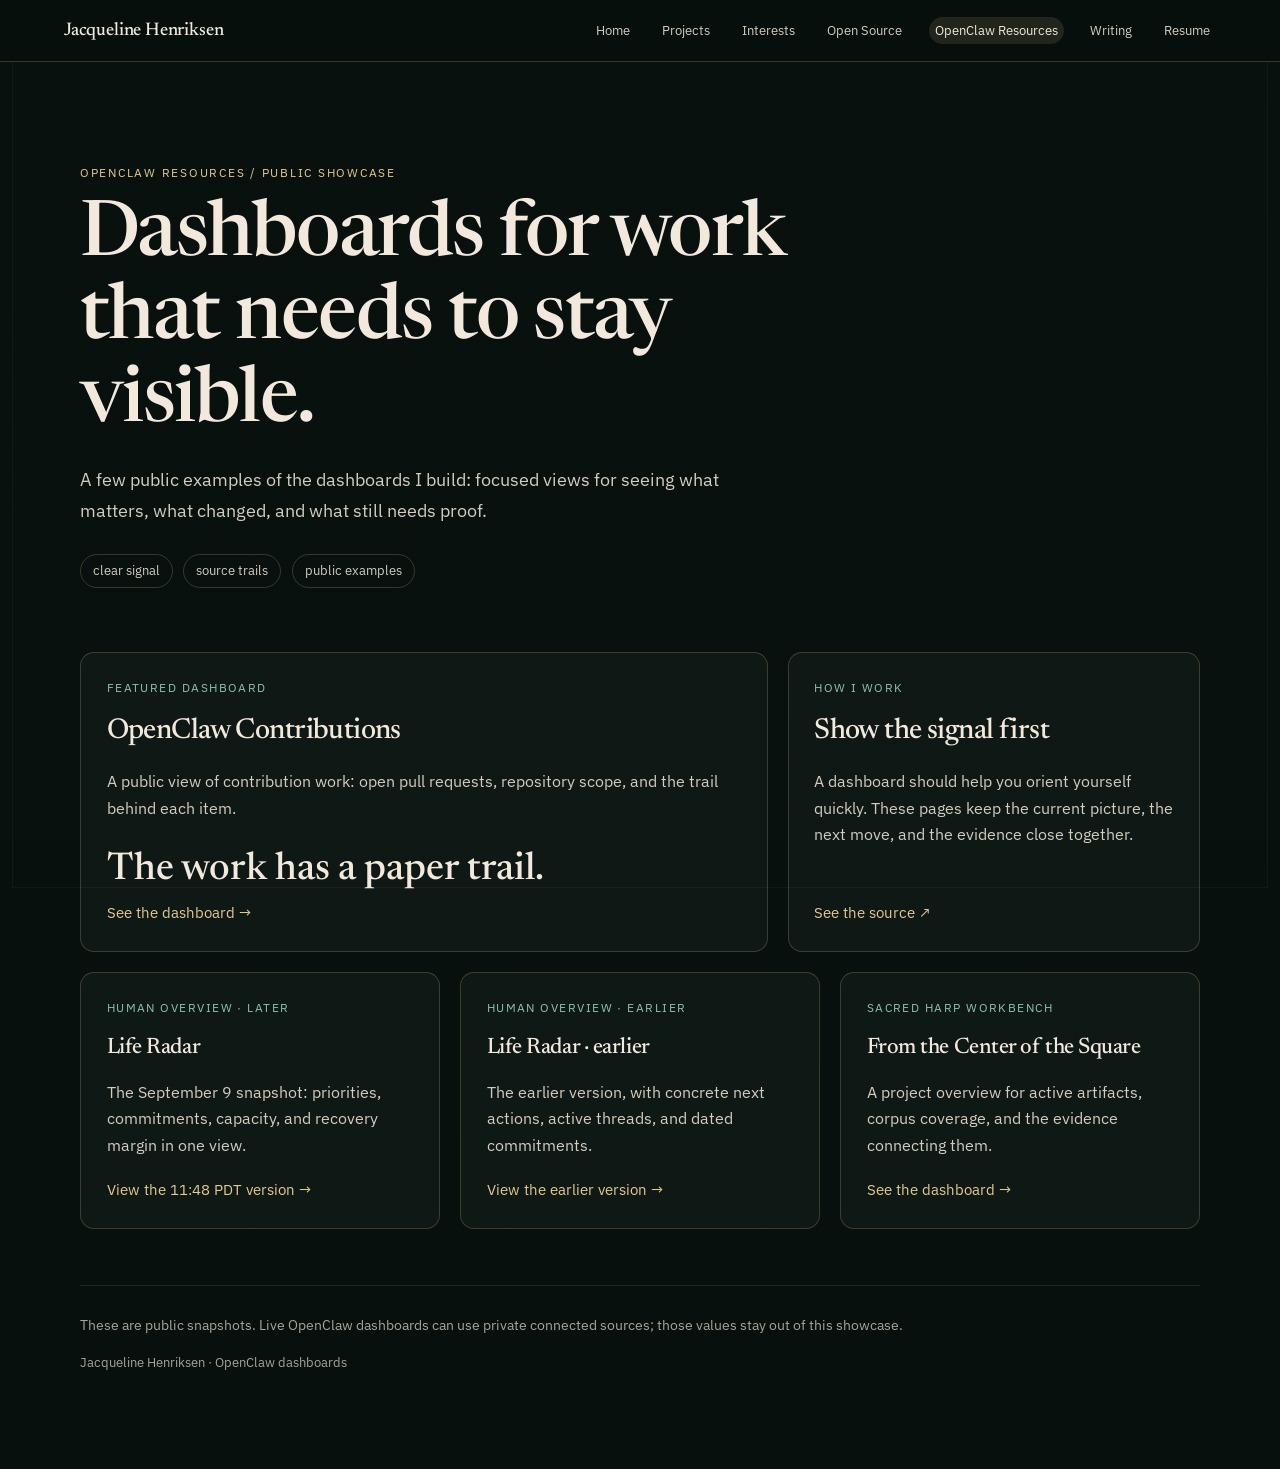
<file: index.html>
<!doctype html>
<html lang="en"><head><meta charset="utf-8"><meta name="viewport" content="width=device-width,initial-scale=1"><meta name="description" content="Public dashboard artifacts by Jacqueline Henriksen."><title>OpenClaw Dashboards · Jacqueline Henriksen</title><link rel="stylesheet" href="showcase.css?v=092e53d"></head>
<body><nav id="main-nav" class="site-nav"><a class="nav-logo" href="https://jacquelinehenriksen.com/#hero">Jacqueline Henriksen</a><ul class="nav-links"><li><a href="https://jacquelinehenriksen.com/index.html">Home</a></li><li><a href="https://jacquelinehenriksen.com/#projects">Projects</a></li><li><a href="https://jacquelinehenriksen.com/#interests">Interests</a></li><li><a href="https://jacquelinehenriksen.com/#open-source">Open Source</a></li><li><a href="https://jacquelinehenriksen.com/openclaw-resources/index.html" aria-current="page">OpenClaw Resources</a></li><li><a href="https://jacquelinehenriksen.com/#writing">Writing</a></li><li><a href="https://jacquelinehenriksen.com/resume/index.html">Resume</a></li></ul></nav>
<main><p class="kicker">OpenClaw resources / public showcase</p><h1>Dashboards for work that needs to stay visible.</h1><p class="lede">A few public examples of the dashboards I build: focused views for seeing what matters, what changed, and what still needs proof.</p><div class="meta"><span class="pill">clear signal</span><span class="pill">source trails</span><span class="pill">public examples</span></div>
<section class="featured"><article class="card"><span class="label">Featured dashboard</span><h2>OpenClaw Contributions</h2><p>A public view of contribution work: open pull requests, repository scope, and the trail behind each item.</p><div class="signal">The work has a paper trail.</div><a class="card-link" href="openclaw-contributions/">See the dashboard →</a></article><article class="card"><span class="label">How I work</span><h2>Show the signal first</h2><p>A dashboard should help you orient yourself quickly. These pages keep the current picture, the next move, and the evidence close together.</p><a class="card-link" href="https://github.com/jjjhenriksen/openclaw-dashboards">See the source ↗</a></article></section>
<section class="grid" aria-label="Dashboard examples"><article class="card"><span class="label">Human overview · later</span><h3>Life Radar</h3><p>The September 9 snapshot: priorities, commitments, capacity, and recovery margin in one view.</p><a class="card-link" href="life-radar/">View the 11:48 PDT version →</a></article><article class="card"><span class="label">Human overview · earlier</span><h3>Life Radar · earlier</h3><p>The earlier version, with concrete next actions, active threads, and dated commitments.</p><a class="card-link" href="life-radar-pre-1148/">View the earlier version →</a></article><article class="card"><span class="label">Sacred Harp workbench</span><h3>From the Center of the Square</h3><p>A project overview for active artifacts, corpus coverage, and the evidence connecting them.</p><a class="card-link" href="from-the-center-of-the-square/">See the dashboard →</a></article></section>
<p class="note">These are public snapshots. Live OpenClaw dashboards can use private connected sources; those values stay out of this showcase.</p><footer>Jacqueline Henriksen · OpenClaw dashboards</footer></main></body></html>
</file>
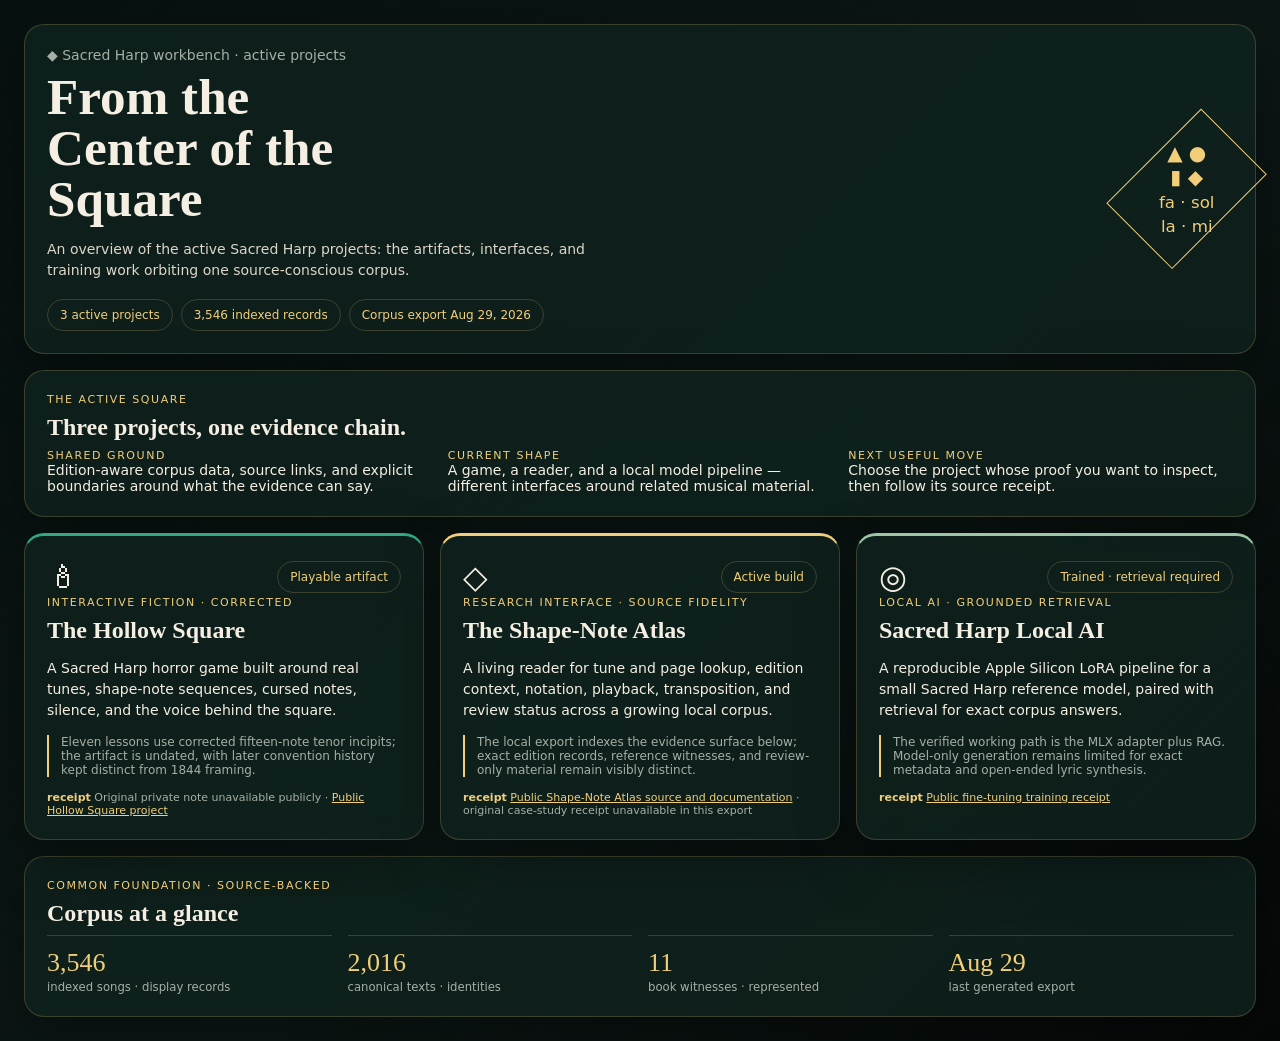
<file: from-the-center-of-the-square/index.html>
<!doctype html><html lang="en"><head><meta charset="utf-8"><meta name="viewport" content="width=device-width,initial-scale=1"><title>From the Center of the Square</title><style>
:root{color-scheme:dark}*{box-sizing:border-box}body{margin:0;padding:24px;background:linear-gradient(135deg,#07110f,#0c1715 55%,#050807);color:#f5efe3;font:14px system-ui,-apple-system,sans-serif}h1,h2{font-family:Georgia,serif}h1{font-size:clamp(30px,4vw,56px);line-height:1;margin:8px 0 14px;max-width:13ch}h2{margin:8px 0;font-size:24px}.ey{color:#f0ce7a;font-size:11px;letter-spacing:.14em;text-transform:uppercase}.brand,.receipt{color:#a6afa6}.hero,.card{background:#10221ddd;border:1px solid #f0ce7a33;border-radius:20px;padding:22px;box-shadow:0 20px 60px #0005}.hero{display:flex;justify-content:space-between;gap:24px}.desc,p{line-height:1.5}.desc{max-width:62ch;color:#ddd6c9}.pills{display:flex;gap:8px;flex-wrap:wrap;margin-top:18px}.pill,.status{border:1px solid #f0ce7a33;border-radius:999px;padding:8px 12px;color:#f0ce7a;font-size:12px}.square{align-self:center;border:1px solid #f0ce7a;padding:18px;transform:rotate(45deg);color:#f0ce7a;font-size:20px;text-align:center}.square span{display:block;transform:rotate(-45deg)}.intro,.foundation{margin-top:16px}.grid,.projects,.metrics{display:grid;gap:16px}.grid{grid-template-columns:repeat(3,1fr)}.projects{grid-template-columns:repeat(3,1fr);margin-top:16px}.project{border-top:3px solid #34a784}.gold{border-top-color:#f0ce7a}.sage{border-top-color:#9cc6a7}.mark{display:flex;justify-content:space-between;align-items:center;font-size:25px}.icon{font-size:32px}.detail{border-left:2px solid #f0ce7a;padding-left:12px;color:#a6afa6;font-size:12px}.receipt{font-size:11px;margin-top:14px}.receipt a{color:#f0ce7a;text-decoration:underline}.receipt b{color:#f0ce7a}.metrics{grid-template-columns:repeat(4,1fr)}.metric{border-top:1px solid #f0ce7a33;padding-top:12px}.metric strong{display:block;font:26px Georgia,serif;color:#f0ce7a}.metric small{color:#a6afa6}@media(max-width:800px){.hero{display:block}.grid,.projects,.metrics{grid-template-columns:1fr}.square{width:max-content;margin:22px auto}}
</style></head><body><main><header class="hero"><div><div class="brand">◆ Sacred Harp workbench · active projects</div><h1>From the Center of the Square</h1><div class="desc">An overview of the active Sacred Harp projects: the artifacts, interfaces, and training work orbiting one source-conscious corpus.</div><div class="pills"><span class="pill">3 active projects</span><span class="pill">3,546 indexed records</span><span class="pill">Corpus export Aug 29, 2026</span></div></div><div class="square" aria-label="Sacred Harp four-shape square"><span>▲ ●<br>▮ ◆<br><small>fa · sol<br>la · mi</small></span></div></header><section class="card intro"><div class="ey">The active square</div><h2>Three projects, one evidence chain.</h2><div class="grid"><div><div class="ey">Shared ground</div><div>Edition-aware corpus data, source links, and explicit boundaries around what the evidence can say.</div></div><div><div class="ey">Current shape</div><div>A game, a reader, and a local model pipeline — different interfaces around related musical material.</div></div><div><div class="ey">Next useful move</div><div>Choose the project whose proof you want to inspect, then follow its source receipt.</div></div></div></section><section class="projects"><article class="card project"><div class="mark"><span class="icon">🕯</span><span class="status">Playable artifact</span></div><div class="ey">interactive fiction · corrected</div><h2>The Hollow Square</h2><p>A Sacred Harp horror game built around real tunes, shape-note sequences, cursed notes, silence, and the voice behind the square.</p><div class="detail">Eleven lessons use corrected fifteen-note tenor incipits; the artifact is undated, with later convention history kept distinct from 1844 framing.</div><div class="receipt"><b>receipt</b> Original private note unavailable publicly · <a href="https://github.com/jjjhenriksen/hollow-square" target="_blank" rel="noopener noreferrer">Public Hollow Square project</a></div></article><article class="card project gold"><div class="mark"><span class="icon">◇</span><span class="status">Active build</span></div><div class="ey">research interface · source fidelity</div><h2>The Shape-Note Atlas</h2><p>A living reader for tune and page lookup, edition context, notation, playback, transposition, and review status across a growing local corpus.</p><div class="detail">The local export indexes the evidence surface below; exact edition records, reference witnesses, and review-only material remain visibly distinct.</div><div class="receipt"><b>receipt</b> <a href="https://github.com/jjjhenriksen/shapenote-atlas" target="_blank" rel="noopener noreferrer">Public Shape-Note Atlas source and documentation</a> · original case-study receipt unavailable in this export</div></article><article class="card project sage"><div class="mark"><span class="icon">◎</span><span class="status">Trained · retrieval required</span></div><div class="ey">local AI · grounded retrieval</div><h2>Sacred Harp Local AI</h2><p>A reproducible Apple Silicon LoRA pipeline for a small Sacred Harp reference model, paired with retrieval for exact corpus answers.</p><div class="detail">The verified working path is the MLX adapter plus RAG. Model-only generation remains limited for exact metadata and open-ended lyric synthesis.</div><div class="receipt"><b>receipt</b> <a href="https://github.com/jjjhenriksen/sacred-harp-finetune/blob/main/TRAINING_RECEIPT.md" target="_blank" rel="noopener noreferrer">Public fine-tuning training receipt</a></div></article></section><section class="card foundation"><div class="ey">Common foundation · source-backed</div><h2>Corpus at a glance</h2><div class="metrics"><div class="metric"><strong>3,546</strong><small>indexed songs · display records</small></div><div class="metric"><strong>2,016</strong><small>canonical texts · identities</small></div><div class="metric"><strong>11</strong><small>book witnesses · represented</small></div><div class="metric"><strong>Aug 29</strong><small>last generated export</small></div></div></section></main></body></html>
</file>
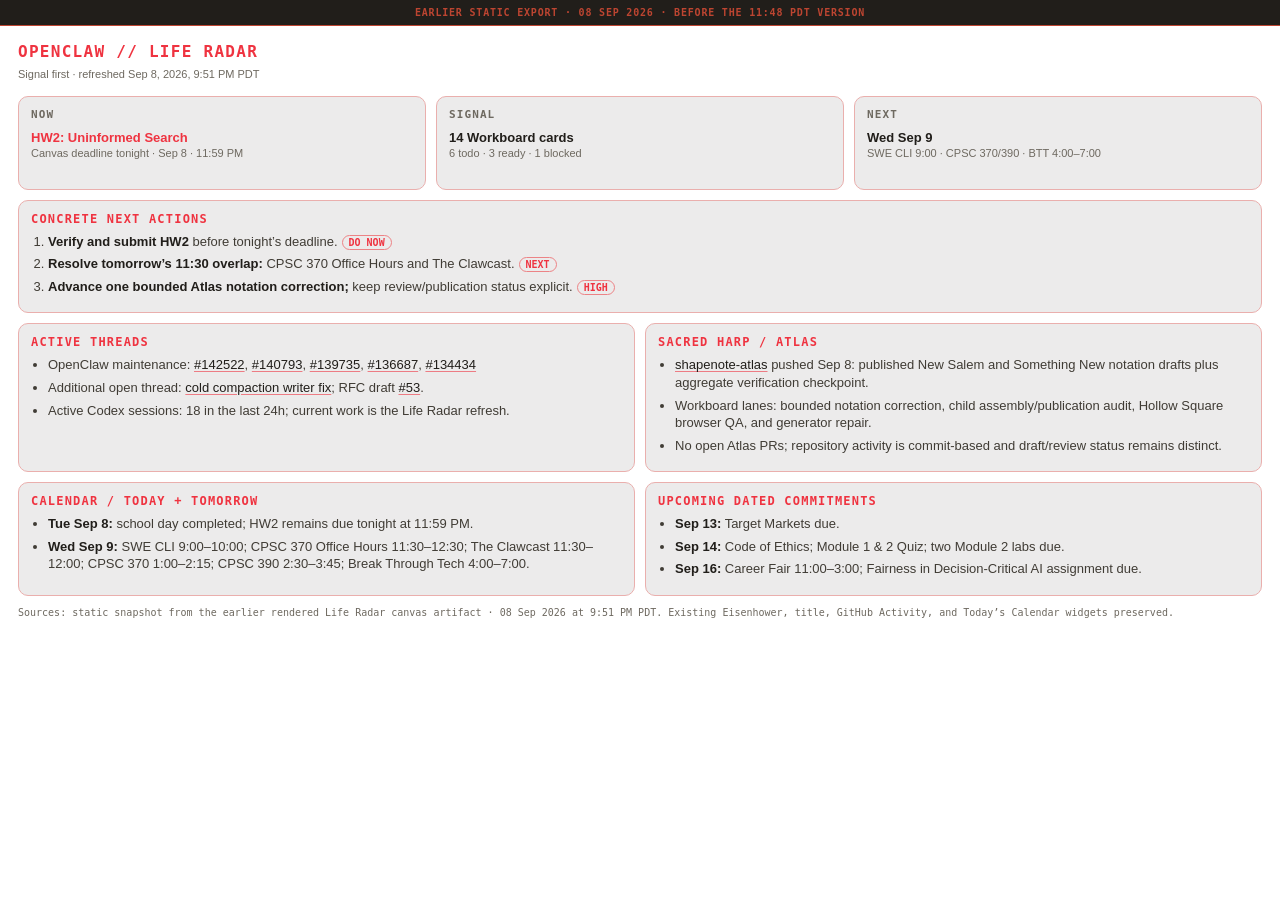
<file: life-radar-pre-1148/index.html>
<!doctype html>
<html><head><meta charset="utf-8"><meta name="viewport" content="width=device-width,initial-scale=1"><title>Life Radar</title><style>:root{color-scheme:light dark;
--surface:#faf9f7;--card:#ffffff;--elevated:#ffffff;
--text:#403c35;--text-strong:#211e1a;--muted:#6e6960;
--border:#e8e4dc;--border-strong:#d6d0c5;
--accent:#bd4531;--accent-fill:#bd4531;--accent-fg:#ffffff;
--ok:#15803d;--warn:#b45309;--danger:#dc2626;--info:#2563eb;
--radius:10px;
--radius-full:9999px;--scrollbar-size:12px;--scrollbar-thumb-inset:3px;
--scrollbar-thumb:color-mix(in srgb,var(--muted) 32%,transparent);
--scrollbar-thumb-hover:color-mix(in srgb,var(--muted) 64%,transparent);
--font-body:-apple-system,BlinkMacSystemFont,"Segoe UI",Roboto,sans-serif;
--font-mono:ui-monospace,SFMono-Regular,Menlo,Consolas,monospace;
--accent-subtle:color-mix(in srgb,var(--accent) 10%,transparent);
--ok-subtle:color-mix(in srgb,var(--ok) 10%,transparent);
--warn-subtle:color-mix(in srgb,var(--warn) 12%,transparent);
--danger-subtle:color-mix(in srgb,var(--danger) 10%,transparent);
--info-subtle:color-mix(in srgb,var(--info) 10%,transparent)}
@media (prefers-color-scheme:dark){:root{
--surface:#0e1015;--card:#161920;--elevated:#191c24;
--text:#d4d4d8;--text-strong:#f4f4f5;--muted:#8b8b94;
--border:#1e2028;--border-strong:#2e3040;
--accent:#ff5c5c;--accent-fill:#d13c3c;--accent-fg:#ffffff;
--ok:#22c55e;--warn:#f59e0b;--danger:#ef4444;--info:#3b82f6}}
*{box-sizing:border-box}@supports not selector(::-webkit-scrollbar-thumb){*{scrollbar-color:var(--scrollbar-thumb) transparent;scrollbar-width:thin}}html,body{margin:0}::-webkit-scrollbar{width:var(--scrollbar-size);height:var(--scrollbar-size);background:var(--surface)}::-webkit-scrollbar-track,::-webkit-scrollbar-corner{background:transparent}::-webkit-scrollbar-button{display:none}::-webkit-scrollbar-thumb{background:var(--scrollbar-thumb);background-clip:content-box;border:var(--scrollbar-thumb-inset) solid transparent;border-radius:var(--radius-full)}::-webkit-scrollbar-thumb:hover{background:var(--scrollbar-thumb-hover);background-clip:content-box}.openclaw-chat-host,.openclaw-chat-host body{scrollbar-width:none}.openclaw-chat-host::-webkit-scrollbar,.openclaw-chat-host body::-webkit-scrollbar{display:none}
body{font:14px/1.5 var(--font-body);color:var(--text)}
h1,h2,h3{margin:0 0 8px;color:var(--text-strong);font-weight:600}
h1{font-size:18px}h2{font-size:16px}h3{font-size:14px}
p{margin:0 0 8px}
a{color:var(--accent)}
button{font:13px var(--font-body);color:var(--text);background:var(--card);border:1px solid var(--border-strong);border-radius:var(--radius);padding:6px 14px;cursor:pointer}
button:hover{border-color:var(--muted)}
button.primary{background:var(--accent-fill);color:var(--accent-fg);border-color:transparent}
input,select,textarea{font:13px var(--font-body);color:var(--text);background:var(--elevated);border:1px solid var(--border-strong);border-radius:var(--radius);padding:6px 10px}
input:focus,select:focus,textarea:focus,button:focus-visible{outline:2px solid var(--accent);outline-offset:1px}
table{border-collapse:collapse;width:100%;font-size:13px}
th{text-align:left;font-weight:500;color:var(--muted);font-size:12px;padding:4px 8px}
td{padding:6px 8px;border-top:1px solid var(--border)}
code,pre{font-family:var(--font-mono);font-size:12px;background:var(--card);border-radius:4px}
code{padding:1px 5px}pre{padding:10px;overflow-x:auto}
.card{background:var(--card);border:1px solid var(--border);border-radius:var(--radius);padding:14px}
.badge{display:inline-block;font-size:12px;padding:2px 10px;border-radius:999px;background:var(--accent-subtle);color:var(--accent)}
.badge.ok{background:var(--ok-subtle);color:var(--ok)}
.badge.warn{background:var(--warn-subtle);color:var(--warn)}
.badge.danger{background:var(--danger-subtle);color:var(--danger)}
.badge.info{background:var(--info-subtle);color:var(--info)}
.metric{font-size:24px;font-weight:600;color:var(--text-strong)}
.muted{color:var(--muted)}
.row{display:flex;gap:8px;align-items:center;flex-wrap:wrap}
.svg-widget{display:grid;place-items:center}.svg-widget>svg{max-width:100%}.public-export-banner{margin:0;padding:7px 14px;background:#211e1a;color:#bd4531;border-bottom:1px solid #bd4531;font:700 10px var(--font-mono);letter-spacing:.08em;text-align:center}</style></head><body><div class="public-export-banner">EARLIER STATIC EXPORT · 08 SEP 2026 · BEFORE THE 11:48 PDT VERSION</div><style>
*{box-sizing:border-box}body{margin:0;background:transparent;color:var(--text);font-family:var(--font-body);font-size:13px;line-height:1.35}.wrap{padding:18px 18px 14px}.kicker{color:#ef3340;font:700 16px/1 var(--font-mono);letter-spacing:.08em}.sub{color:var(--muted);font-size:11px;margin:7px 0 14px}.grid{display:grid;grid-template-columns:repeat(3,minmax(0,1fr));gap:10px}.card,.section{background:color-mix(in srgb,var(--card) 92%,#16090b);border:1px solid color-mix(in srgb,#ef3340 30%,var(--border));border-radius:10px;padding:12px}.card{min-height:94px}.label{color:var(--muted);font:700 11px/1 var(--font-mono);letter-spacing:.1em;margin-bottom:9px}.value{color:var(--text-strong);font-weight:650}.hot{color:#ef3340}.section{margin-top:10px}.section h2{color:#ef3340;font:700 12px/1 var(--font-mono);letter-spacing:.1em;margin:0 0 8px}.cols{display:grid;grid-template-columns:repeat(2,minmax(0,1fr));gap:10px}.list{margin:0;padding-left:17px}.list li{margin:5px 0}.meta{color:var(--muted);font-size:11px}.tag{display:inline-block;color:#ef3340;border:1px solid color-mix(in srgb,#ef3340 55%,var(--border));border-radius:999px;padding:1px 6px;font:700 10px var(--font-mono);margin-left:4px}.links a{color:var(--text-strong);text-decoration:underline;text-decoration-color:color-mix(in srgb,#ef3340 60%,transparent);text-underline-offset:2px}.footer{color:var(--muted);font:10px var(--font-mono);margin-top:11px}@media(max-width:720px){.grid,.cols{grid-template-columns:1fr}.wrap{padding:14px}}
</style>
<div class="wrap">
  <div class="kicker">OPENCLAW // LIFE RADAR</div>
  <div class="sub">Signal first · refreshed Sep 8, 2026, 9:51 PM PDT</div>
  <div class="grid">
    <div class="card"><div class="label">NOW</div><div class="value hot">HW2: Uninformed Search</div><div class="meta">Canvas deadline tonight · Sep 8 · 11:59 PM</div></div>
    <div class="card"><div class="label">SIGNAL</div><div class="value">14 Workboard cards</div><div class="meta">6 todo · 3 ready · 1 blocked</div></div>
    <div class="card"><div class="label">NEXT</div><div class="value">Wed Sep 9</div><div class="meta">SWE CLI 9:00 · CPSC 370/390 · BTT 4:00–7:00</div></div>
  </div>
  <div class="section"><h2>CONCRETE NEXT ACTIONS</h2><ol class="list"><li><span class="value">Verify and submit HW2</span> before tonight’s deadline.<span class="tag">DO NOW</span></li><li><span class="value">Resolve tomorrow’s 11:30 overlap:</span> CPSC 370 Office Hours and The Clawcast.<span class="tag">NEXT</span></li><li><span class="value">Advance one bounded Atlas notation correction;</span> keep review/publication status explicit.<span class="tag">HIGH</span></li></ol></div>
  <div class="cols">
    <div class="section"><h2>ACTIVE THREADS</h2><ul class="list links">
      <li>OpenClaw maintenance: <a href="https://github.com/openclaw/openclaw/pull/142522" target="_blank" rel="noopener noreferrer">#142522</a>, <a href="https://github.com/openclaw/openclaw/pull/140793" target="_blank" rel="noopener noreferrer">#140793</a>, <a href="https://github.com/openclaw/openclaw/pull/139735" target="_blank" rel="noopener noreferrer">#139735</a>, <a href="https://github.com/openclaw/openclaw/pull/136687" target="_blank" rel="noopener noreferrer">#136687</a>, <a href="https://github.com/openclaw/openclaw/pull/134434" target="_blank" rel="noopener noreferrer">#134434</a></li>
      <li>Additional open thread: <a href="https://github.com/jarbas-marco/openclaw/pull/18" target="_blank" rel="noopener noreferrer">cold compaction writer fix</a>; RFC draft <a href="https://github.com/openclaw/rfcs/pull/53" target="_blank" rel="noopener noreferrer">#53</a>.</li>
      <li>Active Codex sessions: 18 in the last 24h; current work is the Life Radar refresh.</li>
    </ul></div>
    <div class="section"><h2>SACRED HARP / ATLAS</h2><ul class="list links">
      <li><a href="https://github.com/jjjhenriksen/shapenote-atlas" target="_blank" rel="noopener noreferrer">shapenote-atlas</a> pushed Sep 8: published New Salem and Something New notation drafts plus aggregate verification checkpoint.</li>
      <li>Workboard lanes: bounded notation correction, child assembly/publication audit, Hollow Square browser QA, and generator repair.</li>
      <li>No open Atlas PRs; repository activity is commit-based and draft/review status remains distinct.</li>
    </ul></div>
  </div>
  <div class="cols">
    <div class="section"><h2>CALENDAR / TODAY + TOMORROW</h2><ul class="list">
      <li><span class="value">Tue Sep 8:</span> school day completed; HW2 remains due tonight at 11:59 PM.</li>
      <li><span class="value">Wed Sep 9:</span> SWE CLI 9:00–10:00; CPSC 370 Office Hours 11:30–12:30; The Clawcast 11:30–12:00; CPSC 370 1:00–2:15; CPSC 390 2:30–3:45; Break Through Tech 4:00–7:00.</li>
    </ul></div>
    <div class="section"><h2>UPCOMING DATED COMMITMENTS</h2><ul class="list">
      <li><span class="value">Sep 13:</span> Target Markets due.</li>
      <li><span class="value">Sep 14:</span> Code of Ethics; Module 1 &amp; 2 Quiz; two Module 2 labs due.</li>
      <li><span class="value">Sep 16:</span> Career Fair 11:00–3:00; Fairness in Decision-Critical AI assignment due.</li>
    </ul></div>
  </div>
  <div class="footer">Sources: static snapshot from the earlier rendered Life Radar canvas artifact · 08 Sep 2026 at 9:51 PM PDT. Existing Eisenhower, title, GitHub Activity, and Today’s Calendar widgets preserved.</div>
</div></body></html>
</file>
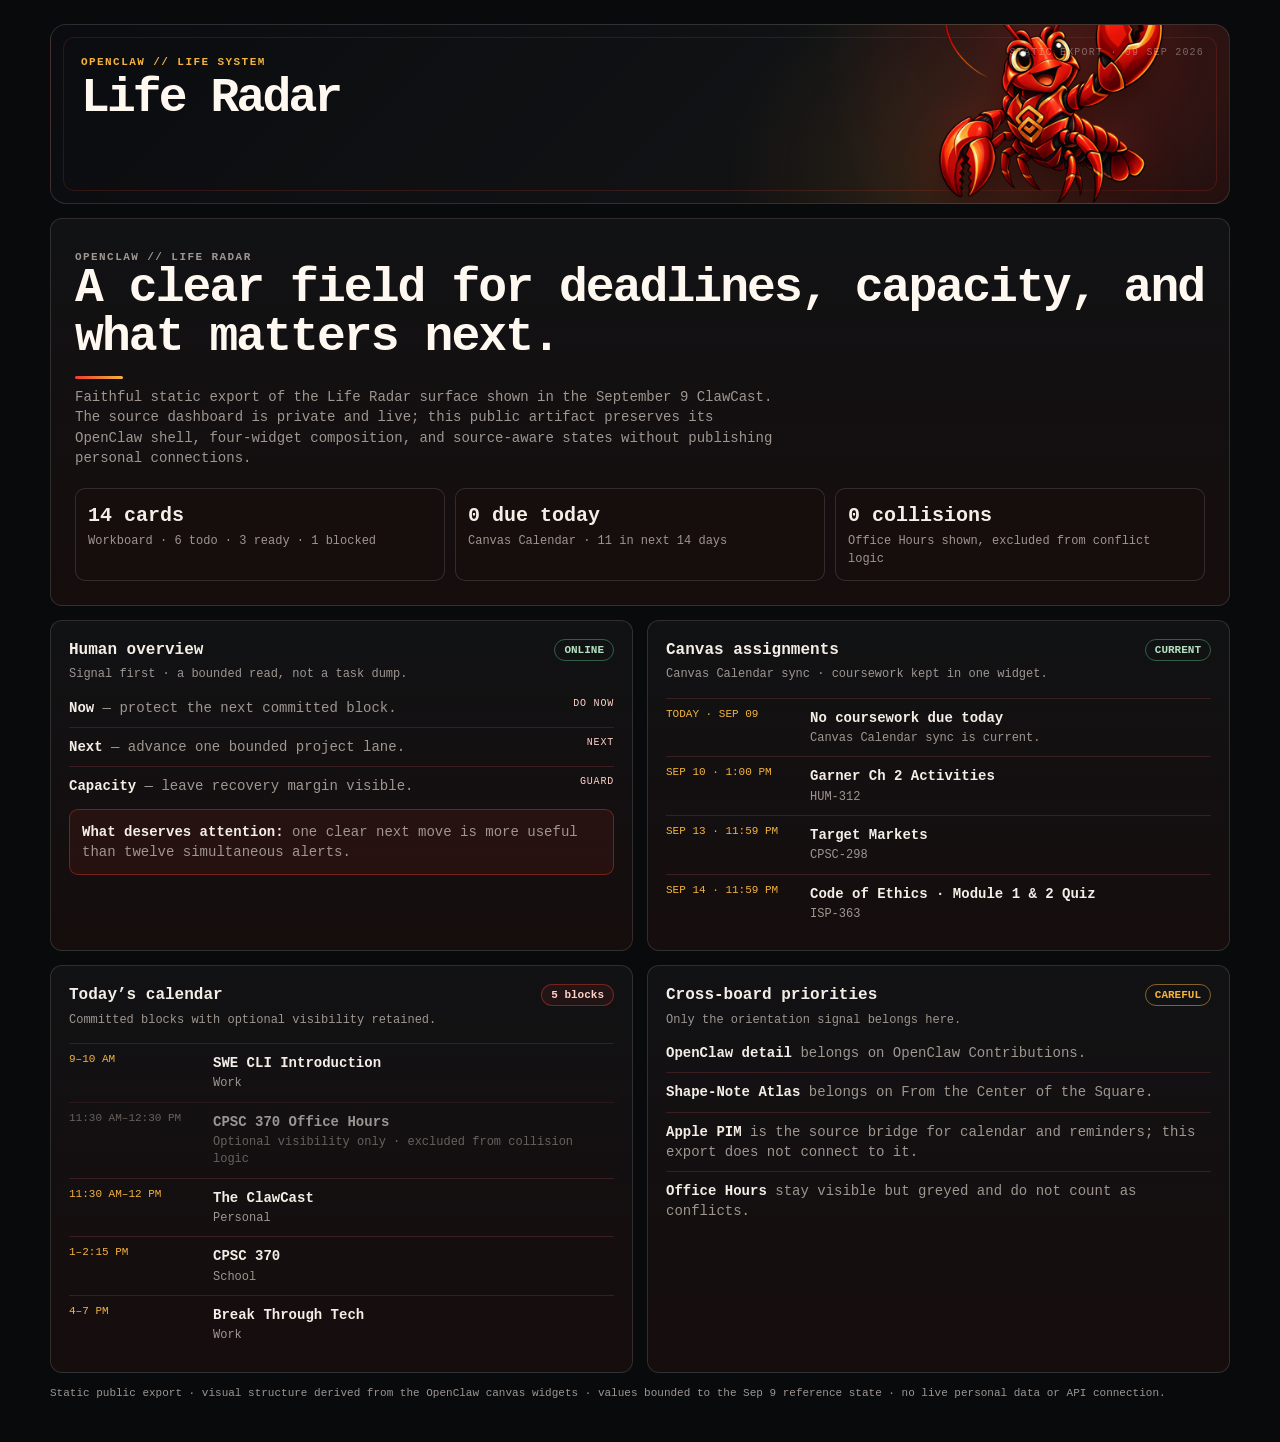
<file: life-radar/index.html>
<!doctype html>
<html lang="en">
<head>
  <meta charset="utf-8"><meta name="viewport" content="width=device-width,initial-scale=1">
  <meta name="description" content="Static export of the OpenClaw Life Radar dashboard, based on the September 9, 2026 ClawCast state.">
  <title>Life Radar · OpenClaw static export</title>
  <style>
    :root{color-scheme:dark;--bg:#0d0708;--surface:#160b0d;--card:#211012;--elevated:#2b1518;--text:#fff1ed;--muted:#c9aaa5;--faint:#a27b78;--line:#4a2528;--line-strong:#713239;--accent:#ff5a4f;--accent-soft:#ff9687;--ok:#9ed1b0;--warn:#ffc27d;--radius:12px;--sans:ui-sans-serif,system-ui,-apple-system,"Segoe UI",Roboto,"Helvetica Neue",Arial,sans-serif;--mono:ui-monospace,SFMono-Regular,Menlo,monospace}
    *{box-sizing:border-box}html,body{margin:0;min-width:320px;background:var(--bg);color:var(--text)}body{font:14px/1.45 var(--sans)}main{width:min(1180px,calc(100% - 32px));margin:auto;padding:24px 0 42px}.topbar{display:flex;align-items:center;justify-content:space-between;gap:16px;margin-bottom:14px}.brand{display:flex;align-items:center;gap:12px}.lobster{width:74px;height:74px;flex:none;object-fit:contain;filter:drop-shadow(0 0 16px rgba(255,90,79,.22))}.eyebrow,.kicker{color:var(--accent-soft);font:700 11px/1.2 var(--mono);letter-spacing:.13em;text-transform:uppercase}.eyebrow{margin:0 0 5px}.snapshot{border:1px solid var(--line-strong);border-radius:999px;padding:6px 10px;color:var(--accent-soft);font:11px var(--mono);white-space:nowrap}.hero,.card{background:linear-gradient(180deg,var(--card),#180d0f);border:1px solid var(--line);border-radius:var(--radius);box-shadow:0 8px 24px #0005}.hero{padding:24px;margin-bottom:14px}.hero h1{margin:0;color:var(--text);font-size:clamp(28px,5vw,48px);line-height:1.02;letter-spacing:-.04em}.hero p{margin:8px 0 0;color:var(--muted);max-width:700px}.accent-rule{width:48px;height:3px;background:var(--accent);border-radius:99px;margin-top:14px}.metrics{display:grid;grid-template-columns:repeat(3,minmax(0,1fr));gap:10px;margin-top:20px}.metric{min-width:0;background:var(--elevated);border:1px solid var(--line);border-radius:10px;padding:12px}.metric strong{display:block;color:var(--text);font-size:20px;font-variant-numeric:tabular-nums}.metric span{display:block;color:var(--muted);font-size:12px;margin-top:3px}.dashboard-grid{display:grid;grid-template-columns:repeat(2,minmax(0,1fr));gap:14px}.card{padding:18px;min-width:0}.card h2{margin:0;color:var(--text);font-size:16px}.card-head{display:flex;align-items:flex-start;justify-content:space-between;gap:14px;margin-bottom:14px}.card-head p{margin:4px 0 0;color:var(--muted);font-size:12px}.badge{display:inline-flex;border:1px solid var(--line-strong);border-radius:999px;padding:4px 9px;color:var(--accent-soft);font:700 11px var(--mono);white-space:nowrap}.badge.ok{color:var(--ok);border-color:#315f45}.badge.warn{color:var(--warn);border-color:#76582f}.row{display:grid;grid-template-columns:minmax(132px,max-content) minmax(0,1fr);gap:12px;padding:9px 0;border-top:1px solid #4a2528b8;align-items:start}.row:first-of-type{border-top:0}.time{color:var(--accent-soft);font:11px var(--mono);white-space:nowrap}.name{color:var(--text);font-weight:650}.detail{color:var(--muted);font-size:12px;margin-top:2px}.optional{opacity:.6}.optional .time{color:var(--faint)}.list{display:grid;gap:9px;margin:0;padding:0;list-style:none}.list li{border-top:1px solid #4a2528b8;padding-top:9px;color:var(--muted)}.list li:first-child{border-top:0;padding-top:0}.list strong{color:var(--text)}.tag{float:right;color:var(--accent-soft);font:10px var(--mono);letter-spacing:.08em}.callout{border:1px solid var(--line-strong);border-radius:9px;background:#ff5a4f12;padding:12px;margin-top:12px;color:var(--muted)}.callout strong{color:var(--text)}footer{margin-top:14px;color:var(--faint);font:11px var(--mono)}
    @media(max-width:760px){main{width:min(100% - 20px,600px);padding-top:16px}.topbar{align-items:flex-start}.snapshot{font-size:10px}.metrics,.dashboard-grid{grid-template-columns:1fr}.hero{padding:18px}.row{grid-template-columns:minmax(112px,max-content) minmax(0,1fr);gap:9px}}
  </style>
  <style>
    /* 11:48 PDT visual system: preserve the original black/red/gold canvas treatment. */
    :root{--bg:#090a0c;--card:#111214;--elevated:#160d0d;--text:#f4eee7;--muted:#9f9690;--faint:#9f9690;--line:rgba(255,255,255,.13);--line-strong:rgba(238,61,47,.4);--accent:#ee3d2f;--accent-soft:#f3b33d;--sans:ui-monospace,SFMono-Regular,Menlo,Consolas,monospace;--mono:ui-monospace,SFMono-Regular,Menlo,Consolas,monospace}
    html,body{background:#090a0c;color:#f4eee7}body{font-family:var(--mono)}
    .topbar{position:relative;min-height:180px;overflow:hidden;align-items:flex-start;padding:26px 30px;border:1px solid rgba(255,255,255,.13);border-radius:16px;background:radial-gradient(circle at 88% 18%,rgba(238,61,47,.22),transparent 25%),radial-gradient(circle at 75% 88%,rgba(243,179,61,.11),transparent 23%),linear-gradient(135deg,#0b0c0f 0%,#111214 58%,#160d0d 100%)}
    .topbar:after{content:"";position:absolute;inset:12px;border:1px solid rgba(238,61,47,.18);border-radius:11px;pointer-events:none}
    .brand{position:relative;width:100%;align-items:flex-start;gap:18px}.brand .lobster{position:absolute;right:3%;bottom:-90px;z-index:1;width:230px;height:230px;border-radius:0;background:transparent;filter:drop-shadow(0 14px 18px rgba(0,0,0,.55)) drop-shadow(0 0 18px rgba(238,61,47,.22))}.brand>div:last-child{position:relative;z-index:2;padding-top:5px}.brand h1{margin:0;color:#fff8f1;font-size:clamp(28px,5vw,48px);line-height:1;letter-spacing:-.06em;font-weight:800}.topbar>.snapshot{position:absolute;right:25px;top:22px;z-index:3;color:rgba(255,255,255,.35);border:0;padding:0;font-size:10px;letter-spacing:.12em}
    .hero,.card{background:linear-gradient(180deg,#111214,#160d0d);border-color:rgba(255,255,255,.13);box-shadow:none}.hero h1{color:#fff8f1}.kicker,.eyebrow{color:#f3b33d}.accent-rule{background:linear-gradient(90deg,#ee3d2f,#f3b33d)}.badge{color:#ffd1c7;border-color:rgba(238,61,47,.4);background:rgba(238,61,47,.08)}.badge.ok{color:#b4e0c0;border-color:#315f45;background:transparent}.badge.warn{color:#f3b33d;border-color:rgba(243,179,61,.5);background:transparent}.time{color:#f3b33d}.optional .time{color:#9f9690}.tag{color:#ffd1c7}.callout{border-color:rgba(238,61,47,.4);background:rgba(238,61,47,.08)}footer{color:#9f9690}
    @media(max-width:760px){.topbar{min-height:155px;padding:22px}.brand .lobster{right:-5%;bottom:-74px;width:180px;height:180px}.topbar>.snapshot{right:18px;top:17px}.brand h1{font-size:34px}}
  </style>
</head>
<body><main>
  <div class="topbar"><div class="brand"><img class="lobster" src="../assets/life-radar-lobster.png" alt="Red and gold lobster mascot with one claw raised"><div><p class="eyebrow">OPENCLAW // LIFE SYSTEM</p><h1>Life Radar</h1></div></div><span class="snapshot">STATIC EXPORT · 09 SEP 2026</span></div>
  <section class="hero" aria-labelledby="life-radar-title"><p class="kicker">OPENCLAW // LIFE RADAR</p><h1 id="life-radar-title">A clear field for deadlines, capacity, and what matters next.</h1><div class="accent-rule" aria-hidden="true"></div><p>Faithful static export of the Life Radar surface shown in the September 9 ClawCast. The source dashboard is private and live; this public artifact preserves its OpenClaw shell, four-widget composition, and source-aware states without publishing personal connections.</p><div class="metrics" aria-label="Current signals"><div class="metric"><strong>14 cards</strong><span>Workboard · 6 todo · 3 ready · 1 blocked</span></div><div class="metric"><strong>0 due today</strong><span>Canvas Calendar · 11 in next 14 days</span></div><div class="metric"><strong>0 collisions</strong><span>Office Hours shown, excluded from conflict logic</span></div></div></section>
  <div class="dashboard-grid">
    <section class="card" aria-labelledby="now-next"><div class="card-head"><div><h2 id="now-next">Human overview</h2><p>Signal first · a bounded read, not a task dump.</p></div><span class="badge ok">ONLINE</span></div><ul class="list"><li><strong>Now</strong> — protect the next committed block. <span class="tag">DO NOW</span></li><li><strong>Next</strong> — advance one bounded project lane. <span class="tag">NEXT</span></li><li><strong>Capacity</strong> — leave recovery margin visible. <span class="tag">GUARD</span></li></ul><div class="callout"><strong>What deserves attention:</strong> one clear next move is more useful than twelve simultaneous alerts.</div></section>
    <section class="card" aria-labelledby="assignments"><div class="card-head"><div><h2 id="assignments">Canvas assignments</h2><p>Canvas Calendar sync · coursework kept in one widget.</p></div><span class="badge ok">CURRENT</span></div><div class="row"><div class="time">TODAY · SEP 09</div><div><div class="name">No coursework due today</div><div class="detail">Canvas Calendar sync is current.</div></div></div><div class="row"><div class="time">SEP 10 · 1:00 PM</div><div><div class="name">Garner Ch 2 Activities</div><div class="detail">HUM-312</div></div></div><div class="row"><div class="time">SEP 13 · 11:59 PM</div><div><div class="name">Target Markets</div><div class="detail">CPSC-298</div></div></div><div class="row"><div class="time">SEP 14 · 11:59 PM</div><div><div class="name">Code of Ethics · Module 1 &amp; 2 Quiz</div><div class="detail">ISP-363</div></div></div></section>
    <section class="card" aria-labelledby="calendar"><div class="card-head"><div><h2 id="calendar">Today’s calendar</h2><p>Committed blocks with optional visibility retained.</p></div><span class="badge">5 blocks</span></div><div class="row"><div class="time">9–10 AM</div><div><div class="name">SWE CLI Introduction</div><div class="detail">Work</div></div></div><div class="row optional"><div class="time">11:30 AM–12:30 PM</div><div><div class="name">CPSC 370 Office Hours</div><div class="detail">Optional visibility only · excluded from collision logic</div></div></div><div class="row"><div class="time">11:30 AM–12 PM</div><div><div class="name">The ClawCast</div><div class="detail">Personal</div></div></div><div class="row"><div class="time">1–2:15 PM</div><div><div class="name">CPSC 370</div><div class="detail">School</div></div></div><div class="row"><div class="time">4–7 PM</div><div><div class="name">Break Through Tech</div><div class="detail">Work</div></div></div></section>
    <section class="card" aria-labelledby="cross-board"><div class="card-head"><div><h2 id="cross-board">Cross-board priorities</h2><p>Only the orientation signal belongs here.</p></div><span class="badge warn">CAREFUL</span></div><ul class="list"><li><strong>OpenClaw detail</strong> belongs on OpenClaw Contributions.</li><li><strong>Shape-Note Atlas</strong> belongs on From the Center of the Square.</li><li><strong>Apple PIM</strong> is the source bridge for calendar and reminders; this export does not connect to it.</li><li><strong>Office Hours</strong> stay visible but greyed and do not count as conflicts.</li></ul></section>
  </div><footer>Static public export · visual structure derived from the OpenClaw canvas widgets · values bounded to the Sep 9 reference state · no live personal data or API connection.</footer>
</main></body></html>
</file>
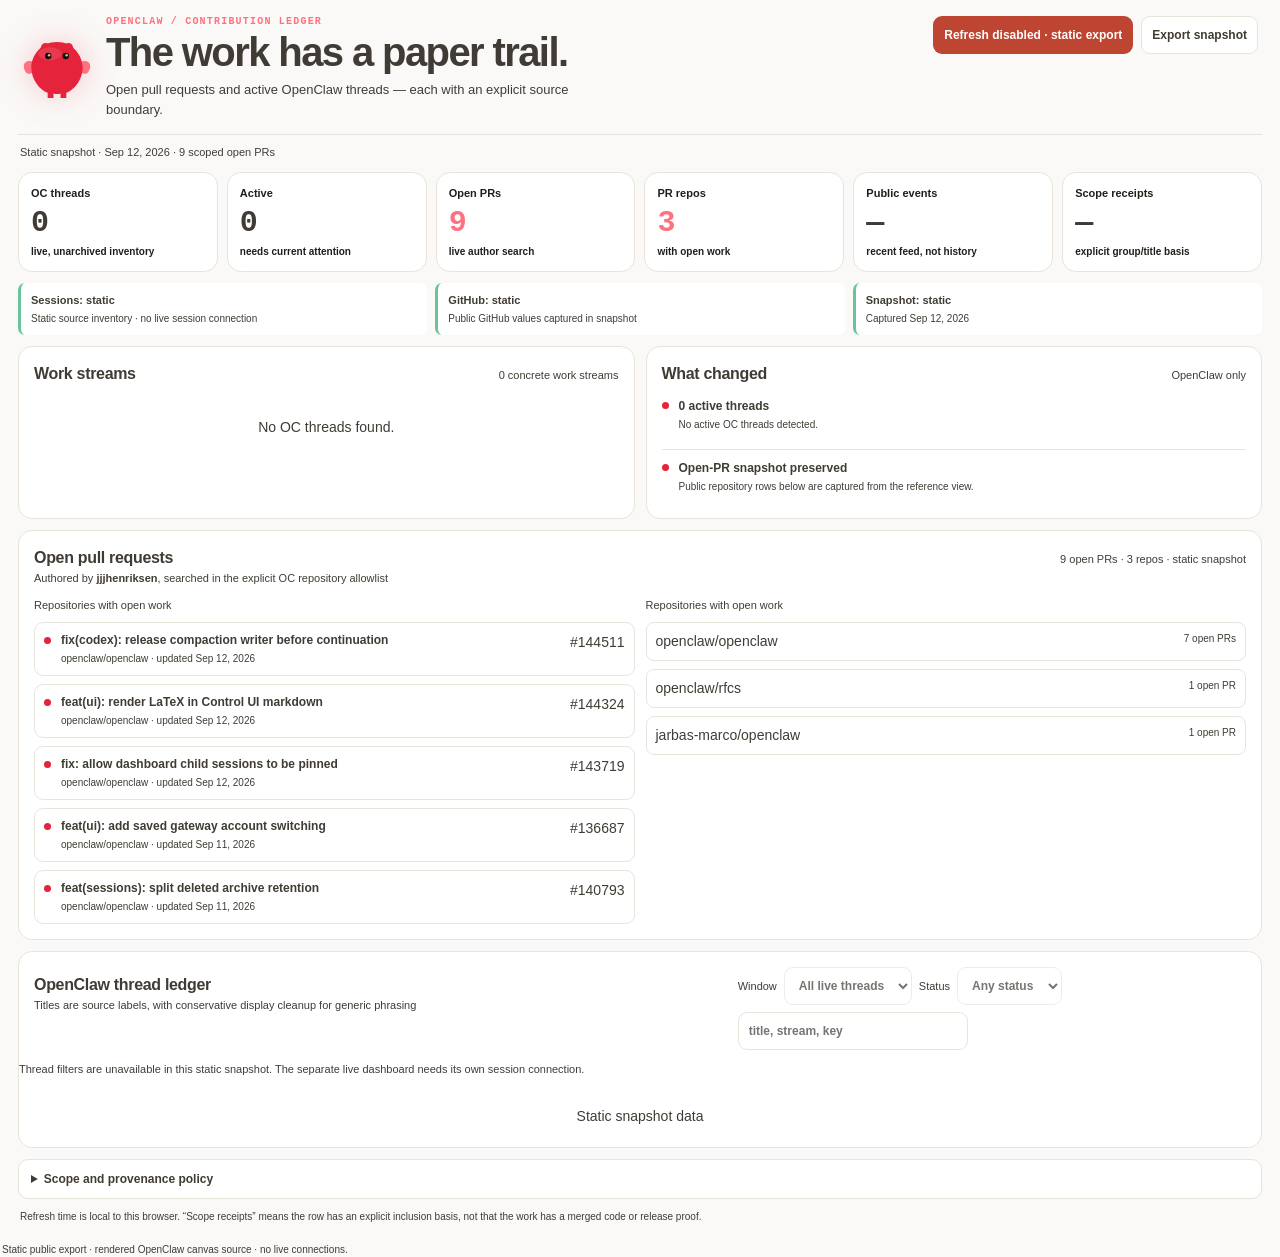
<file: openclaw-contributions/index.html>
<!doctype html>
<html><head><meta charset="utf-8"><meta name="viewport" content="width=device-width,initial-scale=1"><meta http-equiv="Content-Security-Policy" content="default-src 'none'; style-src 'unsafe-inline'; script-src 'unsafe-inline'; img-src data:; connect-src 'none';"><title>OpenClaw Contributions</title><style>:root{color-scheme:light dark;
--surface:#faf9f7;--card:#ffffff;--elevated:#ffffff;
--text:#403c35;--text-strong:#211e1a;--muted:#6e6960;
--border:#e8e4dc;--border-strong:#d6d0c5;
--accent:#bd4531;--accent-fill:#bd4531;--accent-fg:#ffffff;
--ok:#15803d;--warn:#b45309;--danger:#dc2626;--info:#2563eb;
--radius:10px;
--radius-full:9999px;--scrollbar-size:12px;--scrollbar-thumb-inset:3px;
--scrollbar-thumb:color-mix(in srgb,var(--muted) 32%,transparent);
--scrollbar-thumb-hover:color-mix(in srgb,var(--muted) 64%,transparent);
--font-body:-apple-system,BlinkMacSystemFont,"Segoe UI",Roboto,sans-serif;
--font-mono:ui-monospace,SFMono-Regular,Menlo,Consolas,monospace;
--accent-subtle:color-mix(in srgb,var(--accent) 10%,transparent);
--ok-subtle:color-mix(in srgb,var(--ok) 10%,transparent);
--warn-subtle:color-mix(in srgb,var(--warn) 12%,transparent);
--danger-subtle:color-mix(in srgb,var(--danger) 10%,transparent);
--info-subtle:color-mix(in srgb,var(--info) 10%,transparent)}
@media (prefers-color-scheme:dark){:root{
--surface:#0e1015;--card:#161920;--elevated:#191c24;
--text:#d4d4d8;--text-strong:#f4f4f5;--muted:#8b8b94;
--border:#1e2028;--border-strong:#2e3040;
--accent:#ff5c5c;--accent-fill:#d13c3c;--accent-fg:#ffffff;
--ok:#22c55e;--warn:#f59e0b;--danger:#ef4444;--info:#3b82f6}}
*{box-sizing:border-box}@supports not selector(::-webkit-scrollbar-thumb){*{scrollbar-color:var(--scrollbar-thumb) transparent;scrollbar-width:thin}}html,body{margin:0}::-webkit-scrollbar{width:var(--scrollbar-size);height:var(--scrollbar-size);background:var(--surface)}::-webkit-scrollbar-track,::-webkit-scrollbar-corner{background:transparent}::-webkit-scrollbar-button{display:none}::-webkit-scrollbar-thumb{background:var(--scrollbar-thumb);background-clip:content-box;border:var(--scrollbar-thumb-inset) solid transparent;border-radius:var(--radius-full)}::-webkit-scrollbar-thumb:hover{background:var(--scrollbar-thumb-hover);background-clip:content-box}.openclaw-chat-host,.openclaw-chat-host body{scrollbar-width:none}.openclaw-chat-host::-webkit-scrollbar,.openclaw-chat-host body::-webkit-scrollbar{display:none}
body{font:14px/1.5 var(--font-body);color:var(--text)}
h1,h2,h3{margin:0 0 8px;color:var(--text-strong);font-weight:600}
h1{font-size:18px}h2{font-size:16px}h3{font-size:14px}
p{margin:0 0 8px}
a{color:var(--accent)}
button{font:13px var(--font-body);color:var(--text);background:var(--card);border:1px solid var(--border-strong);border-radius:var(--radius);padding:6px 14px;cursor:pointer}
button:hover{border-color:var(--muted)}
button.primary{background:var(--accent-fill);color:var(--accent-fg);border-color:transparent}
input,select,textarea{font:13px var(--font-body);color:var(--text);background:var(--elevated);border:1px solid var(--border-strong);border-radius:var(--radius);padding:6px 10px}
input:focus,select:focus,textarea:focus,button:focus-visible{outline:2px solid var(--accent);outline-offset:1px}
table{border-collapse:collapse;width:100%;font-size:13px}
th{text-align:left;font-weight:500;color:var(--muted);font-size:12px;padding:4px 8px}
td{padding:6px 8px;border-top:1px solid var(--border)}
code,pre{font-family:var(--font-mono);font-size:12px;background:var(--card);border-radius:4px}
code{padding:1px 5px}pre{padding:10px;overflow-x:auto}
.card{background:var(--card);border:1px solid var(--border);border-radius:var(--radius);padding:14px}
.badge{display:inline-block;font-size:12px;padding:2px 10px;border-radius:999px;background:var(--accent-subtle);color:var(--accent)}
.badge.ok{background:var(--ok-subtle);color:var(--ok)}
.badge.warn{background:var(--warn-subtle);color:var(--warn)}
.badge.danger{background:var(--danger-subtle);color:var(--danger)}
.badge.info{background:var(--info-subtle);color:var(--info)}
.metric{font-size:24px;font-weight:600;color:var(--text-strong)}
.muted{color:var(--muted)}
.row{display:flex;gap:8px;align-items:center;flex-wrap:wrap}
.svg-widget{display:grid;place-items:center}.svg-widget>svg{max-width:100%}</style></head><body><style>
:root{--bg:var(--surface,#08090b);--card-bg:var(--elevated,#111318);--raised:var(--card,#171a20);--body:var(--text,#edf0f2);--muted:var(--muted,#9aa3ad);--line:var(--border,#2a3038);--red:#e5243b;--red-hi:#ff7180;--gold:#e4bb5d;--ok:#69c49a;--warn:#e4ad59}
*{box-sizing:border-box}body{margin:0;background:var(--bg);color:var(--body);font:14px/1.5 ui-sans-serif,-apple-system,BlinkMacSystemFont,"Segoe UI",sans-serif}.app{max-width:1260px;margin:auto;padding:8px}.mast{display:flex;align-items:flex-start;justify-content:space-between;gap:18px;padding:8px 4px 15px;border-bottom:1px solid var(--line)}.brand{display:flex;align-items:center;gap:14px}.lobster{width:70px;height:64px;flex:none;filter:drop-shadow(0 0 16px rgba(229,36,59,.22))}.eyebrow{margin:0 0 4px;color:var(--red-hi);font:700 10px/1.1 ui-monospace,Menlo,monospace;letter-spacing:.12em;text-transform:uppercase}.title{margin:0;color:var(--body);font-size:clamp(24px,4vw,40px);letter-spacing:-.04em;line-height:1.05}.lede{margin:7px 0 0;color:var(--muted);font-size:13px;max-width:66ch}.actions{display:flex;gap:8px;flex-wrap:wrap}button,select,input{min-height:38px;border:1px solid var(--line);border-radius:9px;background:var(--card-bg);color:var(--body);font:600 12px ui-sans-serif,-apple-system,sans-serif;padding:0 10px}button{cursor:pointer}button:hover,select:hover,input:hover{border-color:var(--red)}button:focus-visible,select:focus-visible,input:focus-visible,a:focus-visible{outline:3px solid rgba(229,36,59,.6);outline-offset:2px}.primary{border-color:var(--red);background:var(--red);color:#fff}.primary:hover{background:var(--red-hi);border-color:var(--red-hi)}.status{min-height:23px;padding:9px 2px 0;color:var(--muted);font-size:11px}.status[data-tone=warn]{color:var(--warn)}.status[data-tone=error]{color:#ff8b85}.metrics{display:grid;grid-template-columns:repeat(6,minmax(0,1fr));gap:9px;margin-top:11px}.metric,.panel{border:1px solid var(--line);border-radius:14px;background:var(--card-bg)}.metric{padding:12px;min-height:94px}.metric-label{color:var(--muted);font-size:11px;font-weight:700}.metric-value{margin-top:7px;color:var(--body);font:750 clamp(22px,3.2vw,30px)/1 ui-monospace,Menlo,monospace;letter-spacing:-.06em}.metric-value.red{color:var(--red-hi)}.metric-note{margin-top:6px;color:var(--muted);font-size:10px}.grid{display:grid;grid-template-columns:1fr 1fr;gap:11px;margin-top:11px}.panel{padding:15px;overflow:hidden}.panel-head{display:flex;flex-wrap:wrap;align-items:baseline;justify-content:space-between;gap:8px;margin-bottom:11px}h2{margin:0;color:var(--body);font-size:16px;letter-spacing:-.02em}.subtle{color:var(--muted);font-size:11px}.bars,.signals,.events,.repos,.prs{display:grid;gap:8px}.bar-line{display:grid;grid-template-columns:118px 1fr 28px;align-items:center;gap:8px}.bar-label{font-size:12px}.track{height:8px;border-radius:99px;background:var(--line);overflow:hidden}.fill{height:100%;background:var(--red);border-radius:inherit}.bar-count{color:var(--muted);font:700 11px ui-monospace,Menlo,monospace;text-align:right}.event{display:grid;grid-template-columns:8px 1fr auto;gap:9px;align-items:start;padding:9px 0;border-top:1px solid var(--line)}.event:first-child{padding-top:0;border-top:0}.dot{width:7px;height:7px;margin-top:5px;border-radius:50%;background:var(--red)}.event strong{display:block;color:var(--body);font-size:12px}.event small{display:block;margin-top:2px;color:var(--muted);font-size:10px}.event time{color:var(--muted);font:10px ui-monospace,Menlo,monospace;white-space:nowrap}.pr{display:grid;grid-template-columns:8px 1fr auto;gap:9px;align-items:start;padding:9px;border:1px solid var(--line);border-radius:9px;background:var(--raised)}.pr strong{display:block;font-size:12px;line-height:1.35}.pr small{display:block;color:var(--muted);font-size:10px;margin-top:3px}.pr a,.repo a{color:var(--body);text-decoration:none}.pr a:hover,.repo a:hover{text-decoration:underline;text-decoration-color:var(--red)}.repo{display:flex;justify-content:space-between;gap:8px;padding:8px 9px;border:1px solid var(--line);border-radius:8px;background:var(--raised)}.repo span{color:var(--muted);font-size:10px}.quality{display:grid;grid-template-columns:repeat(3,minmax(0,1fr));gap:8px;margin-top:11px}.quality-card{border-left:3px solid var(--ok);padding:9px 10px;background:var(--raised);border-radius:7px}.quality-card.warn{border-color:var(--warn)}.quality-card strong{display:block;font-size:11px}.quality-card span{display:block;margin-top:2px;color:var(--muted);font-size:10px}.ledger{padding:0;margin-top:11px}.ledger .panel-head{padding:15px 15px 0}.tools{display:flex;align-items:center;gap:7px;flex-wrap:wrap}.tools input{width:min(230px,100%)}.table-wrap{width:100%;overflow-x:auto}table{width:100%;min-width:780px;border-collapse:collapse}th,td{border-top:1px solid var(--line);padding:10px 15px;text-align:left;vertical-align:top}th{color:var(--muted);font:700 10px ui-monospace,Menlo,monospace;letter-spacing:.08em;text-transform:uppercase}td{font-size:12px}td:first-child{width:39%;font-weight:700}.key{display:block;margin-top:2px;color:var(--muted);font:10px ui-monospace,Menlo,monospace;overflow:hidden;text-overflow:ellipsis;white-space:nowrap}.pill{display:inline-flex;padding:3px 7px;border-radius:99px;background:rgba(184,189,196,.1);color:#c7cdd4;font-size:10px;font-weight:700}.pill.active{background:rgba(229,36,59,.18);color:#ff8b98}.pill.warn{background:rgba(228,173,89,.16);color:#f0bf70}.scope{margin-top:11px}.scope details{border:1px solid var(--line);border-radius:10px;background:var(--card-bg);padding:10px 12px}.scope summary{cursor:pointer;color:var(--body);font-size:12px;font-weight:700}.scope ul{margin:9px 0 0 17px;padding:0;color:var(--muted);font-size:11px}.empty,.error{padding:20px 8px;color:var(--muted);text-align:center}.error{color:#ff8b85}.footnote{margin:10px 2px 0;color:var(--muted);font-size:10px}@media(max-width:1000px){.metrics{grid-template-columns:repeat(3,minmax(0,1fr))}}@media(max-width:760px){.grid{grid-template-columns:1fr}.quality{grid-template-columns:1fr}.mast{display:block}.actions{margin-top:12px}.actions button{width:100%}}@media(max-width:560px){.metrics{grid-template-columns:repeat(2,minmax(0,1fr));gap:8px}.panel{padding:12px}.ledger .panel-head{padding:12px 12px 0}.bar-line{grid-template-columns:98px 1fr 25px}}@media(prefers-reduced-motion:reduce){*,*:before,*:after{transition-duration:.01ms!important;animation-duration:.01ms!important}}
</style>
<div class="app">
<header class="mast"><div class="brand"><svg class="lobster" viewBox="0 0 120 105" role="img" aria-label="OpenClaw lobster mascot"><g stroke="var(--red)" stroke-width="4" stroke-linecap="round" fill="none"><path d="M46 14Q36 8 34 18"/><path d="M74 14Q84 8 86 18"/></g><g fill="var(--red-hi)"><path d="M20 42C5 37 0 47 5 57c5 10 15 5 20-5 3-7 0-10-5-10Z"/><path d="M100 42c15-5 20 5 15 15-5 10-15 5-20-5-3-7 0-10 5-10Z"/></g><path d="M60 8C32 8 16 32 16 52c0 20 14 38 28 43v9h10v-8c4 1.5 8 1.5 12 0v8h10v-9c14-5 28-23 28-43C104 32 88 8 60 8Z" fill="var(--red)"/><ellipse cx="48" cy="28" rx="20" ry="11" fill="#fff" opacity=".1"/><circle cx="45" cy="32" r="5.5" fill="#0a1014"/><circle cx="75" cy="32" r="5.5" fill="#0a1014"/><circle cx="46.5" cy="30.5" r="2.2" fill="var(--gold)"/><circle cx="76.5" cy="30.5" r="2.2" fill="var(--gold)"/></svg><div><p class="eyebrow">OpenClaw / contribution ledger</p><h1 class="title">The work has a paper trail.</h1><p class="lede">Open pull requests and active OpenClaw threads — each with an explicit source boundary.</p></div></div><div class="actions"><button class="primary" id="refresh" type="button" disabled>Refresh disabled · static export</button><button id="export" type="button" disabled>Export snapshot</button></div></header>
<div id="status" class="status" aria-live="polite">Static snapshot · Sep 12, 2026 · 9 scoped open PRs</div>
<section class="metrics" aria-label="OpenClaw contribution totals"><article class="metric"><div class="metric-label">OC threads</div><div class="metric-value" id="m-sessions">0</div><div class="metric-note">live, unarchived inventory</div></article><article class="metric"><div class="metric-label">Active</div><div class="metric-value" id="m-active">0</div><div class="metric-note">needs current attention</div></article><article class="metric"><div class="metric-label">Open PRs</div><div class="metric-value red" id="m-prs">9</div><div class="metric-note">live author search</div></article><article class="metric"><div class="metric-label">PR repos</div><div class="metric-value red" id="m-prrepos">3</div><div class="metric-note">with open work</div></article><article class="metric"><div class="metric-label">Public events</div><div class="metric-value" id="m-events">—</div><div class="metric-note">recent feed, not history</div></article><article class="metric"><div class="metric-label">Scope receipts</div><div class="metric-value" id="m-receipts">—</div><div class="metric-note">explicit group/title basis</div></article></section>
<section class="quality" aria-label="Data quality"><div class="quality-card" id="q-sessions"><strong>Sessions: static</strong><span>Static source inventory · no live session connection</span></div><div class="quality-card" id="q-github"><strong>GitHub: static</strong><span>Public GitHub values captured in snapshot</span></div><div class="quality-card" id="q-time"><strong>Snapshot: static</strong><span>Captured Sep 12, 2026</span></div></section>
<section class="grid"><article class="panel"><div class="panel-head"><h2>Work streams</h2><span class="subtle" id="mix-note">0 concrete work streams</span></div><div class="bars" id="bars"><div class="empty">No OC threads found.</div></div></article><article class="panel"><div class="panel-head"><h2>What changed</h2><span class="subtle">OpenClaw only</span></div><div class="signals" id="signals"><div class="event"><span class="dot" aria-hidden="true"></span><div><strong>0 active threads</strong><small>No active OC threads detected.</small></div></div><div class="event"><span class="dot" aria-hidden="true"></span><div><strong>Open-PR snapshot preserved</strong><small>Public repository rows below are captured from the reference view.</small></div></div></div></article></section>
<section class="panel" style="margin-top:11px"><div class="panel-head"><div><h2>Open pull requests</h2><div class="subtle">Authored by <strong>jjjhenriksen</strong>, searched in the explicit OC repository allowlist</div></div><span class="subtle" id="pr-note">9 open PRs · 3 repos · static snapshot</span></div><div class="grid" style="margin-top:0"><div><div class="subtle" style="margin-bottom:8px">Repositories with open work</div><div class="prs" id="prs"><div class="pr"><span class="dot" aria-hidden="true"></span><div><strong>fix(codex): release compaction writer before continuation</strong><small>openclaw/openclaw · updated Sep 12, 2026</small></div><time>#144511</time></div><div class="pr"><span class="dot" aria-hidden="true"></span><div><strong>feat(ui): render LaTeX in Control UI markdown</strong><small>openclaw/openclaw · updated Sep 12, 2026</small></div><time>#144324</time></div><div class="pr"><span class="dot" aria-hidden="true"></span><div><strong>fix: allow dashboard child sessions to be pinned</strong><small>openclaw/openclaw · updated Sep 12, 2026</small></div><time>#143719</time></div><div class="pr"><span class="dot" aria-hidden="true"></span><div><strong>feat(ui): add saved gateway account switching</strong><small>openclaw/openclaw · updated Sep 11, 2026</small></div><time>#136687</time></div><div class="pr"><span class="dot" aria-hidden="true"></span><div><strong>feat(sessions): split deleted archive retention</strong><small>openclaw/openclaw · updated Sep 11, 2026</small></div><time>#140793</time></div></div></div><div><div class="subtle" style="margin-bottom:8px">Repositories with open work</div><div class="repos" id="repos"><div class="repo"><a href="https://github.com/openclaw/openclaw">openclaw/openclaw</a><span>7 open PRs</span></div><div class="repo"><a href="https://github.com/openclaw/rfcs">openclaw/rfcs</a><span>1 open PR</span></div><div class="repo"><a href="https://github.com/jarbas-marco/openclaw">jarbas-marco/openclaw</a><span>1 open PR</span></div></div></div></div></section>
<section class="panel ledger" aria-labelledby="ledger-title"><div class="panel-head"><div><h2 id="ledger-title">OpenClaw thread ledger</h2><div class="subtle">Titles are source labels, with conservative display cleanup for generic phrasing</div></div><div class="tools"><label class="subtle" for="period">Window</label><select disabled aria-describedby="static-filter-note" id="period" aria-label="Thread time window"><option value="all">All live threads</option><option value="30">Last 30 days</option><option value="90">Last 90 days</option></select><label class="subtle" for="status-filter">Status</label><select disabled aria-describedby="static-filter-note" id="status-filter" aria-label="Thread status"><option value="all">Any status</option><option value="active">Active</option><option value="completed">Completed</option><option value="attention">Attention</option></select><input disabled aria-describedby="static-filter-note" id="filter" type="search" placeholder="title, stream, key" aria-label="Filter OpenClaw threads"></div></div><p id="static-filter-note" class="subtle">Thread filters are unavailable in this static snapshot. The separate live dashboard needs its own session connection.</p><div id="table-region" class="table-wrap"><div class="empty">Static snapshot data</div></div></section>
<section class="scope"><details><summary>Scope and provenance policy</summary><ul><li>Sessions qualify through the exact <strong>OpenClaw</strong> group or explicit title markers; previews are never used for classification.</li><li>GitHub repositories use an explicit allowlist: openclaw/openclaw, jjjhenriksen/openclaw, openclaw/rfcs, openclaw-pet, clickclack, lossless-claw, and noderooms-openclaw-plugin variants.</li><li>Open PRs use the reference query <code>is:pr is:open author:jjjhenriksen</code>; recent public events are shown separately and are not treated as historical coverage.</li><li>Private GitHub activity is not shown; this export has no live API or session connection. A successful request is not proof of a complete historical universe; source limits and errors stay visible.</li></ul></details></section>
<p class="footnote">Refresh time is local to this browser. “Scope receipts” means the row has an explicit inclusion basis, not that the work has a merged code or release proof.</p>
</div>
<p class="footnote">Static public export · rendered OpenClaw canvas source · no live connections.</p></body></html>
</file>
<file: showcase.css>
@import url('https://fonts.googleapis.com/css2?family=IBM+Plex+Sans:wght@300;400;500;600&family=Newsreader:opsz,wght@6..72,400;6..72,500;6..72,600&display=swap');
:root { --bg:#07100d; --bg-2:#0c1713; --surface:rgba(16,26,22,.88); --surface-soft:rgba(28,40,34,.58); --border:rgba(227,196,131,.22); --line:rgba(255,245,224,.10); --text:#f2e9dc; --text-2:#d5ccbe; --text-3:#aaa397; --accent:#e4c98f; --green:#8bc4aa; --warm:#e19a77; }
* { box-sizing:border-box; } html { background:var(--bg); } body { margin:0; min-width:320px; background:linear-gradient(180deg,#08110e,var(--bg)); color:var(--text); font:17px/1.7 'IBM Plex Sans',sans-serif; -webkit-font-smoothing:antialiased; }
body:before { content:''; position:fixed; inset:.75rem; border:1px solid rgba(255,255,255,.04); pointer-events:none; }
a { color:inherit; } a:focus-visible { outline:2px solid var(--accent); outline-offset:4px; }
.site-nav { position:fixed; z-index:20; top:0; left:0; right:0; height:62px; display:flex; justify-content:space-between; align-items:center; gap:1rem; padding:0 clamp(1.5rem,5vw,4rem); background:rgba(7,16,13,.98); border-bottom:1px solid var(--border); }
.site-nav .nav-logo { font:500 1.15rem 'Newsreader',serif; color:var(--text); text-decoration:none; letter-spacing:-.01em; white-space:nowrap; } .site-nav .nav-links { display:flex; align-items:center; gap:1.25rem; margin:0; padding:0; list-style:none; } .site-nav .nav-links a { display:block; padding:.16rem .38rem; border-radius:999px; color:var(--text-2); font-size:.825rem; text-decoration:none; } .site-nav .nav-links a:hover,.site-nav .nav-links a[aria-current="page"] { color:var(--text); background:rgba(227,196,131,.12); }
main { width:min(1120px,calc(100% - 40px)); margin:auto; padding:calc(5.5rem + 62px) 0 6rem; }
.kicker { color:var(--accent); font-size:.78rem; letter-spacing:.14em; text-transform:uppercase; } h1,h2,h3 { font-family:'Newsreader',serif; font-weight:500; line-height:1.08; letter-spacing:-.02em; } h1 { max-width:760px; margin:.8rem 0 1.25rem; font-size:clamp(2.8rem,6vw,5.4rem); } h2 { margin:0 0 .6rem; font-size:1.8rem; } h3 { margin:0 0 .45rem; font-size:1.4rem; }
.lede { max-width:62ch; color:var(--text-2); font-size:1.12rem; line-height:1.7; } .meta { display:flex; flex-wrap:wrap; gap:.65rem; margin:1.75rem 0 4rem; } .pill { border:1px solid var(--border); border-radius:999px; padding:.3rem .75rem; color:var(--text-2); font-size:.8rem; }
.grid { display:grid; grid-template-columns:repeat(3,1fr); gap:1.25rem; } .card { display:flex; flex-direction:column; min-height:240px; padding:1.6rem; border:1px solid var(--border); border-radius:14px; background:var(--surface); } .card p { color:var(--text-2); font-size:1rem; line-height:1.65; margin:.7rem 0 1.2rem; } .card .card-link { margin-top:auto; color:var(--accent); font-size:.92rem; text-decoration:none; } .card .label { margin-bottom:1.1rem; color:var(--green); font-size:.76rem; letter-spacing:.12em; text-transform:uppercase; }
.featured { display:grid; grid-template-columns:1.25fr .75fr; gap:1.25rem; margin-bottom:1.25rem; } .featured .card { min-height:300px; } .signal { margin-top:auto; font:500 clamp(1.5rem,3vw,2.4rem)/1.05 'Newsreader',serif; }
.note { margin-top:3.5rem; padding-top:1.7rem; border-top:1px solid var(--line); color:var(--text-3); font-size:.9rem; line-height:1.6; } footer { color:var(--text-3); font-size:.84rem; }
@media(max-width:1000px) { .site-nav .nav-links{gap:.45rem} .site-nav .nav-links a{font-size:.76rem} }
@media(max-width:760px) { main{width:min(100% - 24px,620px);padding-top:calc(3.5rem + 104px)}.grid,.featured{grid-template-columns:1fr}.site-nav{height:auto;min-height:104px;align-items:flex-start;flex-wrap:wrap;padding:.7rem 1rem .65rem;gap:.55rem 1rem}.site-nav .nav-logo{line-height:1.25}.site-nav .nav-links{flex:1 1 100%;width:100%;flex-wrap:wrap;gap:.38rem .55rem;overflow:visible}.site-nav .nav-links a{padding:.22rem .42rem;font-size:.82rem;white-space:nowrap}.featured .card,.card{min-height:0} }

/* OpenClaw Contributions: dense cockpit surface, intentionally unlike the editorial showcase home. */
.cockpit-body { background:#090a0b; color:#ddd; font:12px/1.35 ui-monospace,SFMono-Regular,Menlo,monospace; }.cockpit-body:before { display:none; }.cockpit-shell { min-height:100vh; display:flex; }.cockpit-rail { width:180px; flex:0 0 180px; background:#0b0c0d; border-right:1px solid #252629; color:#94969a; display:flex; flex-direction:column; }.rail-brand { padding:34px 12px 22px; color:#eee; display:flex; align-items:center; gap:8px; font-size:13px; }.rail-mark{color:#b9b9bb;font-size:15px}.rail-add{margin-left:auto;background:none;border:0;color:#b6b6b8;font-size:18px}.rail-nav{display:flex;flex-direction:column;gap:3px;padding:0 7px}.rail-nav a,.rail-sessions a{color:#96989d;text-decoration:none;padding:5px 7px;border-radius:5px;white-space:nowrap;overflow:hidden;text-overflow:ellipsis}.rail-nav a span,.rail-sessions a span{margin-left:7px}.rail-nav a.selected{background:#38171d;color:#eee;border-left:2px solid #f04d5c;padding-left:5px}.rail-section{padding:25px 11px 7px;font-size:9px;letter-spacing:.16em;color:#8a8c91;display:flex;justify-content:space-between}.rail-section-open{padding-top:14px}.rail-count{font-size:10px;letter-spacing:0}.rail-sessions{padding:0 7px;overflow:hidden;flex:1}.rail-sessions a{font-size:10px;padding-block:4px}.rail-sessions a:first-child{color:#d3d4d6}.rail-user{border-top:1px solid #27282a;padding:10px 10px;display:flex;align-items:center;gap:7px;color:#e3e3e4;font-size:11px}.avatar{width:21px;height:21px;background:#d3d5d8;color:#202124;border-radius:50%;display:grid;place-items:center;font-weight:700}.rail-user-icons{margin-left:auto;color:#85878a}
.cockpit-main{min-width:0;flex:1;background:#0c0d0e}.cockpit-topbar{height:41px;border-bottom:1px solid #252629;padding:0 12px;display:flex;align-items:center;justify-content:space-between;color:#74767b;font-size:10px}.cockpit-topbar b{color:#ceced0;font-weight:500}.topbar-icons{color:#7e8084;font-size:12px}.cockpit-content{max-width:1015px;margin:auto;padding:21px 59px 34px}.cockpit-heading-row{display:flex;align-items:flex-start;justify-content:space-between;gap:24px;border-bottom:1px solid #292a2c;padding-bottom:19px}.cockpit-heading{display:flex;gap:14px;align-items:center}.bird-icon{width:42px;height:42px;background:#e64755;border-radius:45% 45% 50% 50%;display:grid;place-items:center;font-size:25px;filter:saturate(.8)}.cockpit-kicker{color:#e25b64;font-size:8px;letter-spacing:.14em;margin:0 0 4px}.cockpit-heading h1{font:600 25px/1.1 ui-sans-serif,system-ui,sans-serif;letter-spacing:-.04em;margin:0;color:#f1f1f2}.cockpit-lede{font:10px/1.4 ui-sans-serif,system-ui,sans-serif;color:#97999d;margin:4px 0 0}.cockpit-actions{display:flex;align-items:center;gap:6px;white-space:nowrap}.dashboard-chip{border:1px solid #35363a;border-radius:5px;padding:7px 9px;color:#c3c4c7;font-size:9px}.dashboard-chip small{border:1px solid #4d4e52;border-radius:2px;margin-left:6px;padding:1px 3px;color:#929498}.dashboard-chip b{background:#12321f;color:#6bd08c;border-radius:3px;padding:2px 4px;margin-left:4px;font-size:8px}.btn-primary,.btn-secondary{border:0;border-radius:5px;padding:8px 10px;font:600 9px ui-sans-serif,system-ui,sans-serif;color:#f5f5f5}.btn-primary{background:#df4650}.btn-secondary{background:#1c1d20;color:#bfc0c3}.cockpit-updated{font-size:9px;color:#83858a;margin:9px 0 14px}.metric-grid{display:grid;grid-template-columns:repeat(6,1fr);gap:6px}.metric{background:#17181b;border:1px solid #292a2d;border-radius:7px;padding:10px 9px;min-height:65px}.metric span,.metric small{display:block;color:#a5a6aa;font-size:9px}.metric strong{display:block;color:#e5e5e7;font:600 19px ui-sans-serif,system-ui,sans-serif;margin:4px 0 1px}.metric small{font-size:8px;color:#777a7e}.metric-hot strong{color:#fa5967}.quality-grid{display:grid;grid-template-columns:1fr 1.35fr .9fr;gap:5px;margin:6px 0}.quality{background:#17181a;border:1px solid #292a2c;border-radius:4px;padding:7px 9px}.quality-ok{border-left:2px solid #45d66a}.quality b,.quality span{display:block;font-size:9px;color:#d3d4d6}.quality span{font-size:8px;color:#777a7e;margin-top:2px}.dashboard-panels{display:grid;grid-template-columns:1fr 1fr;gap:6px}.panel{background:#151618;border:1px solid #292a2d;border-radius:8px}.panel-head{padding:10px 10px 9px;display:flex;justify-content:space-between;gap:10px;align-items:baseline}.panel-head h2{font:600 12px ui-sans-serif,system-ui,sans-serif;color:#eee;margin:0}.panel-head span{font-size:8px;color:#85878b}.empty-state{height:92px;display:grid;place-items:center;color:#8a8b8f;font:10px ui-sans-serif,system-ui,sans-serif;border-top:1px solid #27282a}.change-item{display:flex;gap:7px;border-top:1px solid #27282a;margin:0 10px;padding:10px 0}.change-item i,.pr-row i{width:5px;height:5px;flex:0 0 5px;background:#ee4c5d;border-radius:50%;margin-top:4px}.change-item b,.change-item small{display:block;font-size:9px;color:#dedee0}.change-item small{font-size:8px;color:#77797e;margin-top:3px}.prs-panel{margin-top:6px;padding-bottom:11px}.prs-panel .panel-head{border-bottom:1px solid #292a2d;align-items:flex-start}.pr-columns{display:grid;grid-template-columns:1.35fr 1fr;gap:17px;padding:0 10px}.pr-columns label{display:block;color:#777a7e;font-size:8px;margin:7px 0}.pr-row,.repo-row{display:flex;align-items:flex-start;gap:7px;border-top:1px solid #232426;padding:9px 4px}.pr-row div{flex:1;min-width:0}.pr-row b,.repo-row b{display:block;color:#d9dade;font-size:9px;font-weight:500;white-space:nowrap;overflow:hidden;text-overflow:ellipsis}.pr-row small{display:block;color:#777a7e;font-size:8px;margin-top:3px}.pr-row>strong{font-size:9px;color:#c3c4c7;font-weight:500}.repo-row{justify-content:space-between;border:1px solid #242528;border-radius:4px;margin-bottom:5px;padding:7px}.repo-row span{color:#85878c;font-size:8px}.cockpit-disclaimer{color:#66686d;font-size:8px;text-align:right;margin:12px 0 0}
@media(max-width:900px){.cockpit-content{padding-inline:24px}.cockpit-heading-row{display:block}.cockpit-actions{margin-top:15px;flex-wrap:wrap}.metric-grid{grid-template-columns:repeat(3,1fr)}}
@media(max-width:620px){.cockpit-rail{width:48px;flex-basis:48px}.rail-brand strong,.rail-add,.rail-nav a span,.rail-section span:first-child,.rail-count,.rail-sessions,.rail-user strong,.rail-user-icons,.rail-section-open span:last-child{display:none}.rail-brand{justify-content:center;padding-inline:0}.rail-nav a{font-size:0;text-align:center}.rail-nav a:first-letter{font-size:13px}.rail-user{justify-content:center;padding-inline:0}.cockpit-content{padding:16px 12px}.metric-grid{grid-template-columns:repeat(2,1fr)}.quality-grid,.dashboard-panels,.pr-columns{grid-template-columns:1fr}.cockpit-heading h1{font-size:20px}.dashboard-chip{width:100%}}
</file>
